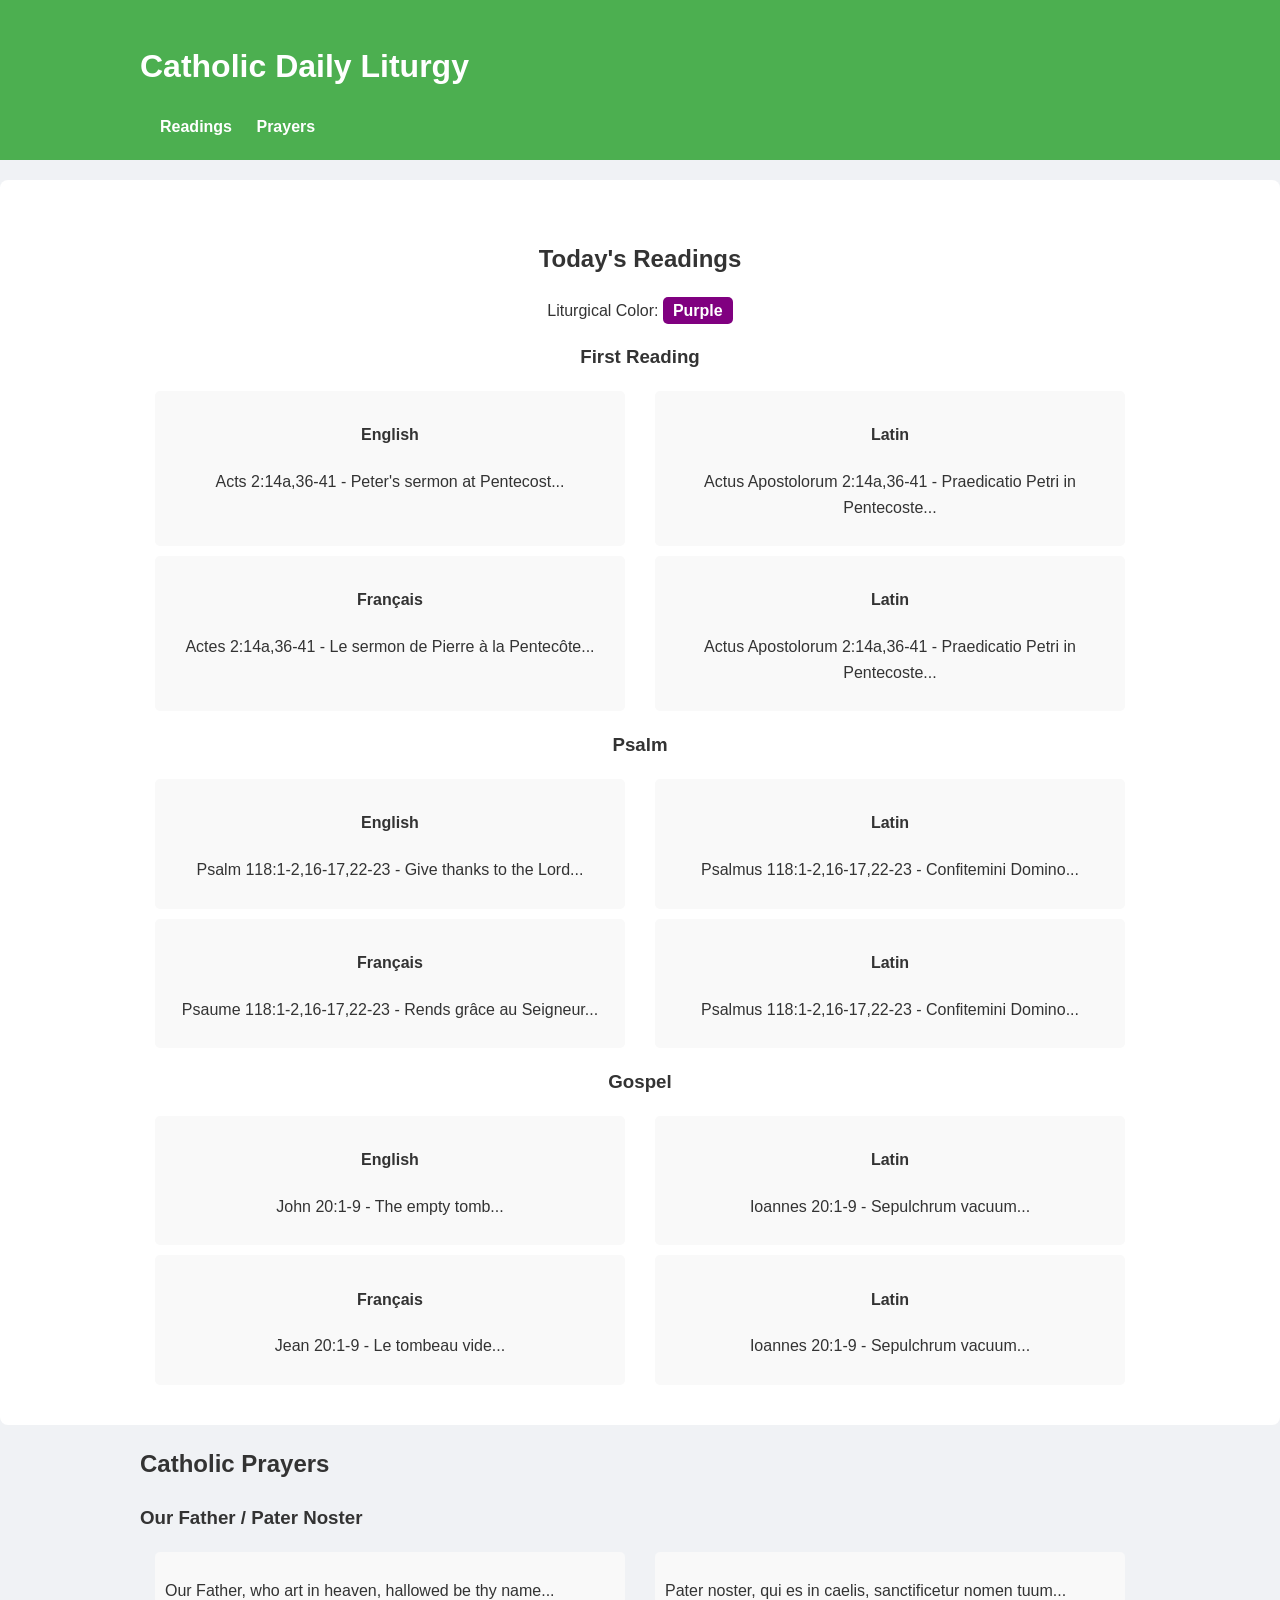
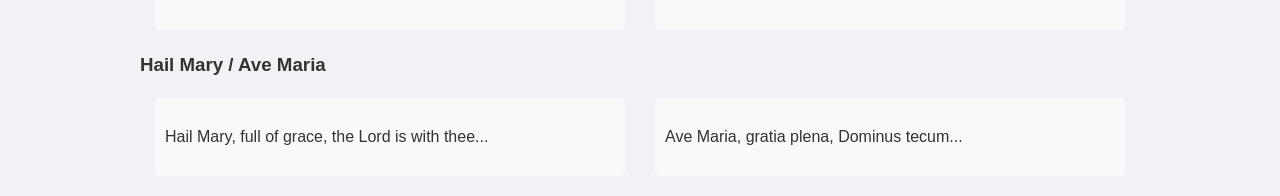
<file: index.html>
<!DOCTYPE html>
<html lang="en">
<head>
  <meta charset="UTF-8">
  <meta name="viewport" content="width=device-width, initial-scale=1.0">
  <title>Catholic Daily Liturgy</title>
  <link rel="stylesheet" href="css/style.css">
</head>
<body>
  <header>
    <div class="container">
      <h1>Catholic Daily Liturgy</h1>
      <nav>
        <a href="#daily-readings">Readings</a>
        <a href="#prayers">Prayers</a>
      </nav>
    </div>
  </header>

  <section id="daily-readings" class="liturgy">
    <div class="container">
      <h2>Today's Readings</h2>
      <p>Liturgical Color: <span id="liturgicalColor"></span></p>

      <div id="readingsList"></div>
    </div>
  </section>

  <section id="prayers">
    <div class="container">
      <h2>Catholic Prayers</h2>
      <div class="prayer">
        <h3>Our Father / Pater Noster</h3>
        <div class="bilingual">
          <div class="english"><p>Our Father, who art in heaven, hallowed be thy name...</p></div>
          <div class="latin"><p>Pater noster, qui es in caelis, sanctificetur nomen tuum...</p></div>
        </div>
      </div>
      <div class="prayer">
        <h3>Hail Mary / Ave Maria</h3>
        <div class="bilingual">
          <div class="english"><p>Hail Mary, full of grace, the Lord is with thee...</p></div>
          <div class="latin"><p>Ave Maria, gratia plena, Dominus tecum...</p></div>
        </div>
      </div>
    </div>
  </section>

  <script src="js/script.js"></script>
</body>
</html>
</file>
<file: css/style.css>
body, html {
  margin: 0; padding: 0;
  font-family: 'Segoe UI', Tahoma, Geneva, Verdana, sans-serif;
  line-height: 1.6;
  background-color: #f0f2f5;
  color: #333;
}

.container {
  width: 90%; max-width: 1000px; margin: 0 auto;
}

header {
  background-color: #4CAF50; color: white; padding: 20px 0;
}

header nav a {
  color: white; margin-left: 20px; text-decoration: none; font-weight: bold;
}

header nav a:hover { text-decoration: underline; }

.liturgy {
  padding: 40px 0; background: #fff; border-radius: 8px; margin-top: 20px; text-align: center;
}

#liturgicalColor {
  font-weight: bold; padding: 5px 10px; border-radius: 5px; color: white;
}

.bilingual { display: flex; justify-content: space-around; margin-top: 10px; }

.bilingual div { width: 45%; padding: 10px; background: #f9f9f9; border-radius: 5px; }

.prayer { margin-bottom: 20px; }
</file>
